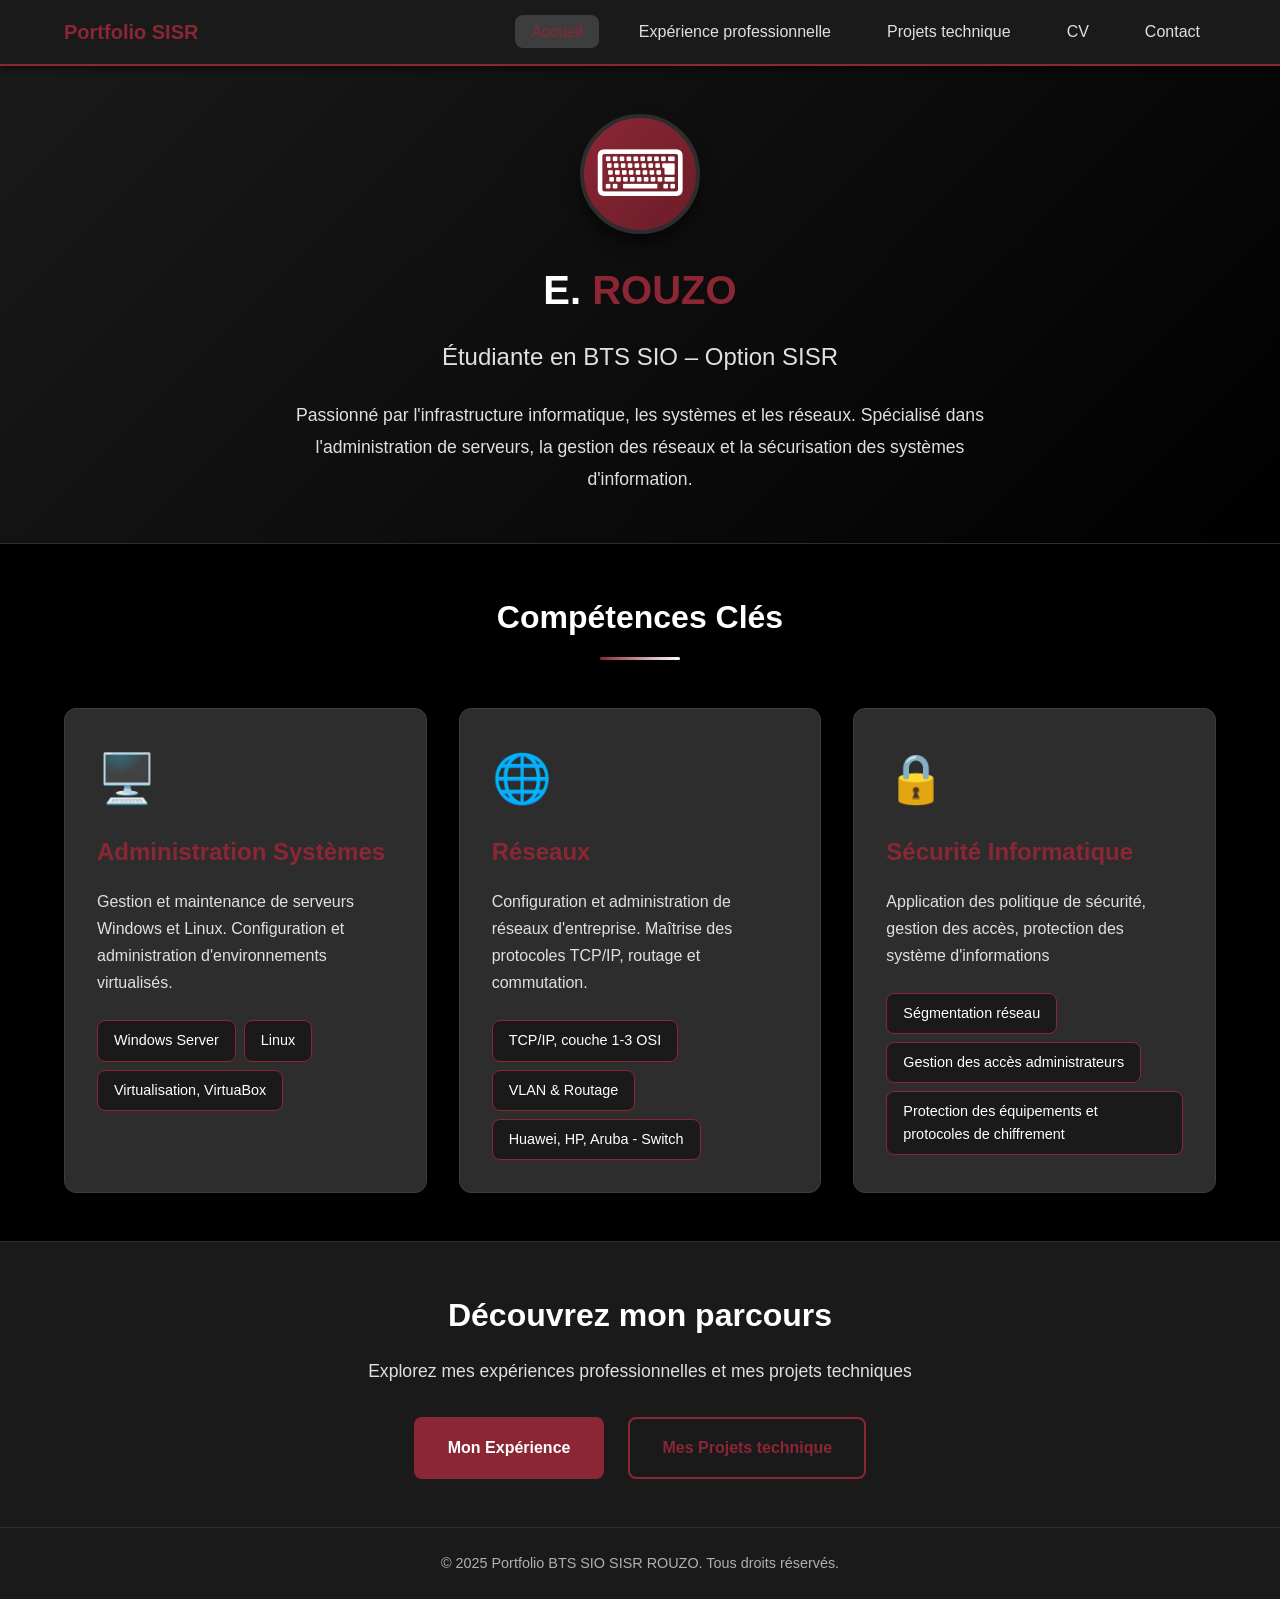
<file: index.html>
<!DOCTYPE html>
<html lang="fr">

<head>
    <meta charset="UTF-8">
    <meta name="viewport" content="width=device-width, initial-scale=1.0">
    <meta name="description"
        content="Portfolio d'un étudiant en BTS SIO option SISR - Solutions d'Infrastructure, Systèmes et Réseaux">
    <title>Portfolio - BTS SIO SISR</title>
    <link rel="stylesheet" href="styles.css">
</head>

<body>
    <!-- Navigation -->
    <nav class="navbar">
        <div class="container">
            <div class="nav-brand">
                <span class="brand-text">Portfolio SISR</span>
            </div>
            <ul class="nav-menu" id="navMenu">
                <li><a href="index.html" class="nav-link active">Accueil</a></li>
                <li><a href="experience.html" class="nav-link">Expérience professionnelle</a></li>
                <li><a href="projets.html" class="nav-link">Projets technique</a></li>
                <li><a href="cv.html" class="nav-link">CV</a></li>
                <li><a href="contact.html" class="nav-link">Contact</a></li>
            </ul>
            <button class="nav-toggle" id="navToggle" aria-label="Toggle navigation">
                <span></span>
                <span></span>
                <span></span>
            </button>
        </div>
    </nav>

    <!-- Hero Section -->
    <header class="hero">
        <div class="container">
            <div class="hero-content">
                <div class="hero-avatar">
                    <div class="avatar-circle">
                        <span class="avatar-icon">⌨</span>
                    </div>
                </div>
                <h1 class="hero-title">E. <span class="highlight">ROUZO</span></h1>
                <p class="hero-subtitle">Étudiante en BTS SIO – Option SISR</p>
                <p class="hero-description">
                    Passionné par l'infrastructure informatique, les systèmes et les réseaux.
                    Spécialisé dans l'administration de serveurs, la gestion des réseaux et la sécurisation
                    des systèmes d'information.
                </p>
            </div>
        </div>
    </header>

    <!-- Compétences principales -->
    <section class="skills-section">
        <div class="container">
            <h2 class="section-title">Compétences Clés</h2>
            <div class="skills-grid">
                <div class="skill-card">
                    <div class="skill-icon">🖥️</div>
                    <h3 class="skill-title">Administration Systèmes</h3>
                    <p class="skill-description">
                        Gestion et maintenance de serveurs Windows et Linux.
                        Configuration et administration d'environnements virtualisés.
                    </p>
                    <ul class="skill-list">
                        <li>Windows Server</li>
                        <li>Linux</li>
                        <li>Virtualisation, VirtuaBox</li>
                    </ul>
                </div>

                <div class="skill-card">
                    <div class="skill-icon">🌐</div>
                    <h3 class="skill-title">Réseaux</h3>
                    <p class="skill-description">
                        Configuration et administration de réseaux d'entreprise.
                        Maîtrise des protocoles TCP/IP, routage et commutation.
                    </p>
                    <ul class="skill-list">
                        <li>TCP/IP, couche 1-3 OSI</li>
                        <li>VLAN & Routage</li>
                        <li>Huawei, HP, Aruba - Switch</li>
                    </ul>
                </div>

                <div class="skill-card">
                    <div class="skill-icon">🔒</div>
                    <h3 class="skill-title">Sécurité Informatique</h3>
                    <p class="skill-description">
                        Application des politique de sécurité, gestion des accès, protection des système d'informations
                    </p>
                    <ul class="skill-list">
                        <li>Ségmentation réseau</li>
                        <li>Gestion des accès administrateurs</li>
                        <li>Protection des équipements et protocoles de chiffrement</li>
                    </ul>
                </div>
            </div>
        </div>
    </section>

    <!-- Section CTA -->
    <section class="cta-section">
        <div class="container">
            <div class="cta-content">
                <h2 class="cta-title">Découvrez mon parcours</h2>
                <p class="cta-text">Explorez mes expériences professionnelles et mes projets techniques</p>
                <div class="cta-buttons">
                    <a href="experience.html" class="btn btn-primary">Mon Expérience</a>
                    <a href="projets.html" class="btn btn-secondary">Mes Projets technique</a>
                </div>
            </div>
        </div>
    </section>

    <!-- Footer -->
    <footer class="footer">
        <div class="container">
            <p class="footer-text">&copy; 2025 Portfolio BTS SIO SISR ROUZO. Tous droits réservés.</p>
        </div>
    </footer>

    <script src="script.js"></script>
</body>

</html>
</file>
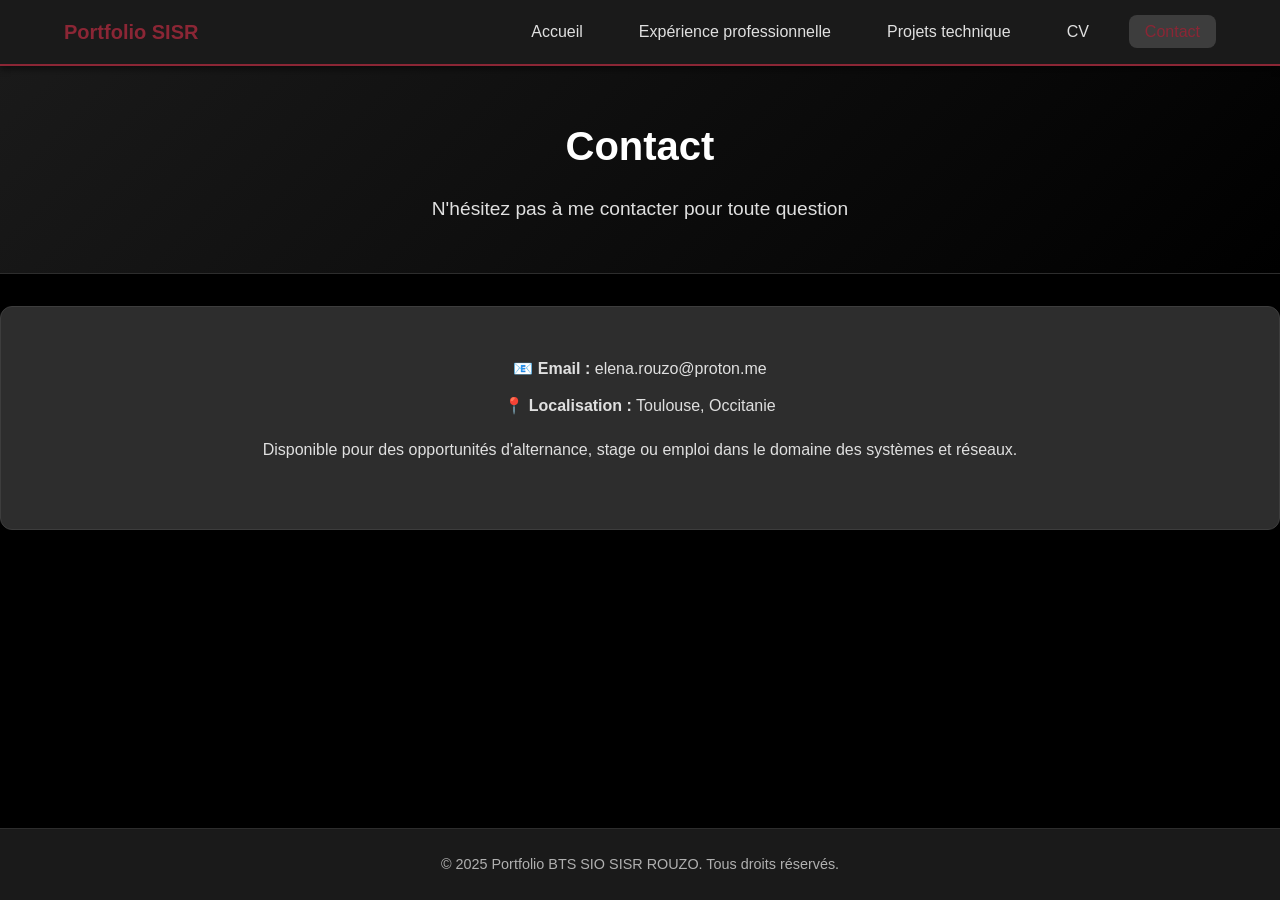
<file: contact.html>
<!DOCTYPE html>
<html lang="fr">

<head>
    <meta charset="UTF-8">
    <meta name="viewport" content="width=device-width, initial-scale=1.0">
    <meta name="description" content="Contact - Portfolio BTS SIO SISR">
    <title>Contact - Portfolio SISR</title>
    <link rel="stylesheet" href="styles.css">
</head>

<body>
    <!-- Navigation -->
    <nav class="navbar">
        <div class="container">
            <div class="nav-brand">

                <span class="brand-text">Portfolio SISR</span>
            </div>
            <ul class="nav-menu" id="navMenu">
                <li><a href="index.html" class="nav-link">Accueil</a></li>
                <li><a href="experience.html" class="nav-link">Expérience professionnelle</a></li>
                <li><a href="projets.html" class="nav-link">Projets technique</a></li>
                <li><a href="cv.html" class="nav-link">CV</a></li>
                <li><a href="contact.html" class="nav-link active">Contact</a></li>
            </ul>
            <button class="nav-toggle" id="navToggle" aria-label="Toggle navigation">
                <span></span>
                <span></span>
                <span></span>
            </button>
        </div>
    </nav>

    <!-- Page Header -->
    <header class="page-header">
        <div class="container">
            <h1 class="page-title">Contact</h1>
            <p class="page-subtitle">N'hésitez pas à me contacter pour toute question</p>
        </div>
    </header>


    <!-- Informations de contact -->
    <div class="content-card" style="margin-top: 2rem;">

        <div style="text-align: center; padding: 1rem 0;">
            <p style="margin-bottom: 0.5rem;">
                <strong>📧 Email :</strong> elena.rouzo@proton.me
            </p>
            <p style="margin-bottom: 0.5rem;">
                <strong>📍 Localisation :</strong> Toulouse, Occitanie
            </p>
            <p style="margin-top: 1rem; color: var(--text-secondary);">
                Disponible pour des opportunités d'alternance, stage ou emploi
                dans le domaine des systèmes et réseaux.
            </p>
        </div>
    </div>
    </div>
    </div>
    </main>

    <!-- Footer -->
    <footer class="footer">
        <div class="container">
            <p class="footer-text">&copy; 2025 Portfolio BTS SIO SISR ROUZO. Tous droits réservés.</p>
        </div>
    </footer>

    <script src="script.js"></script>
</body>

</html>
</file>
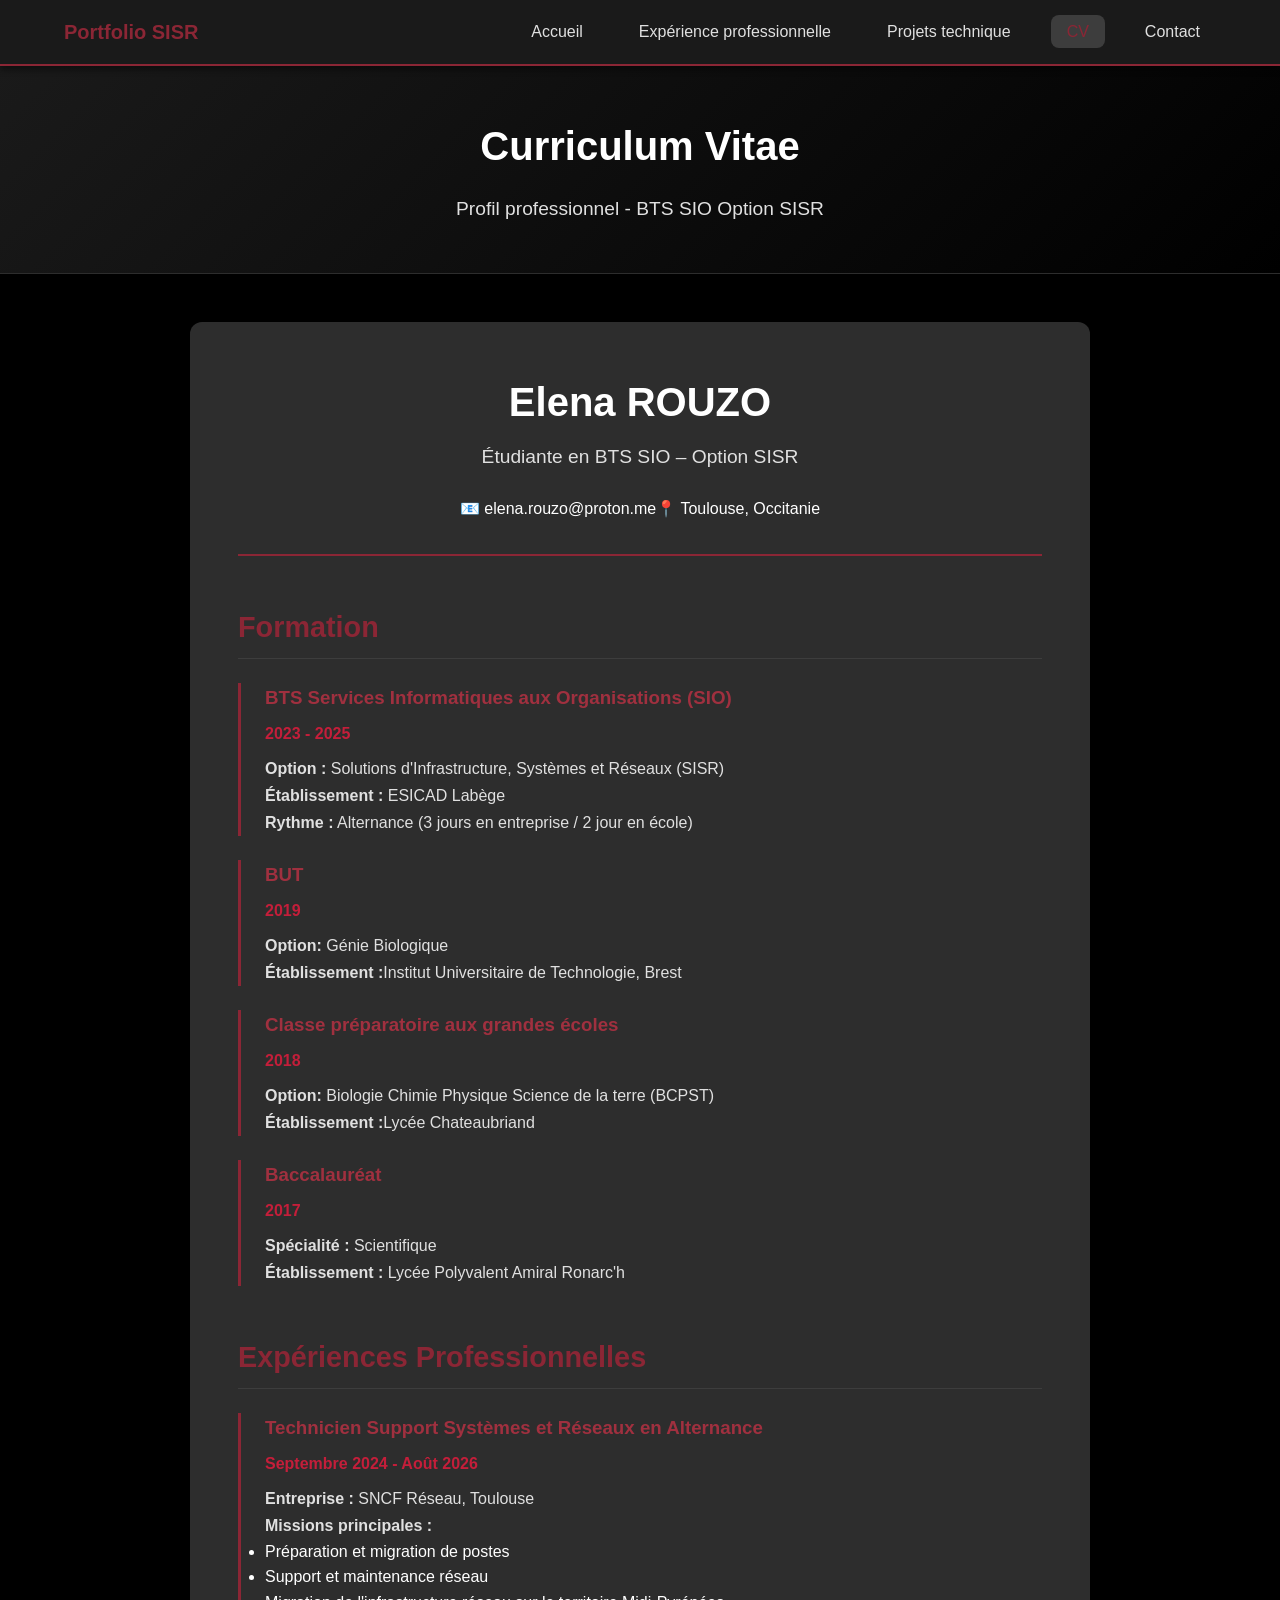
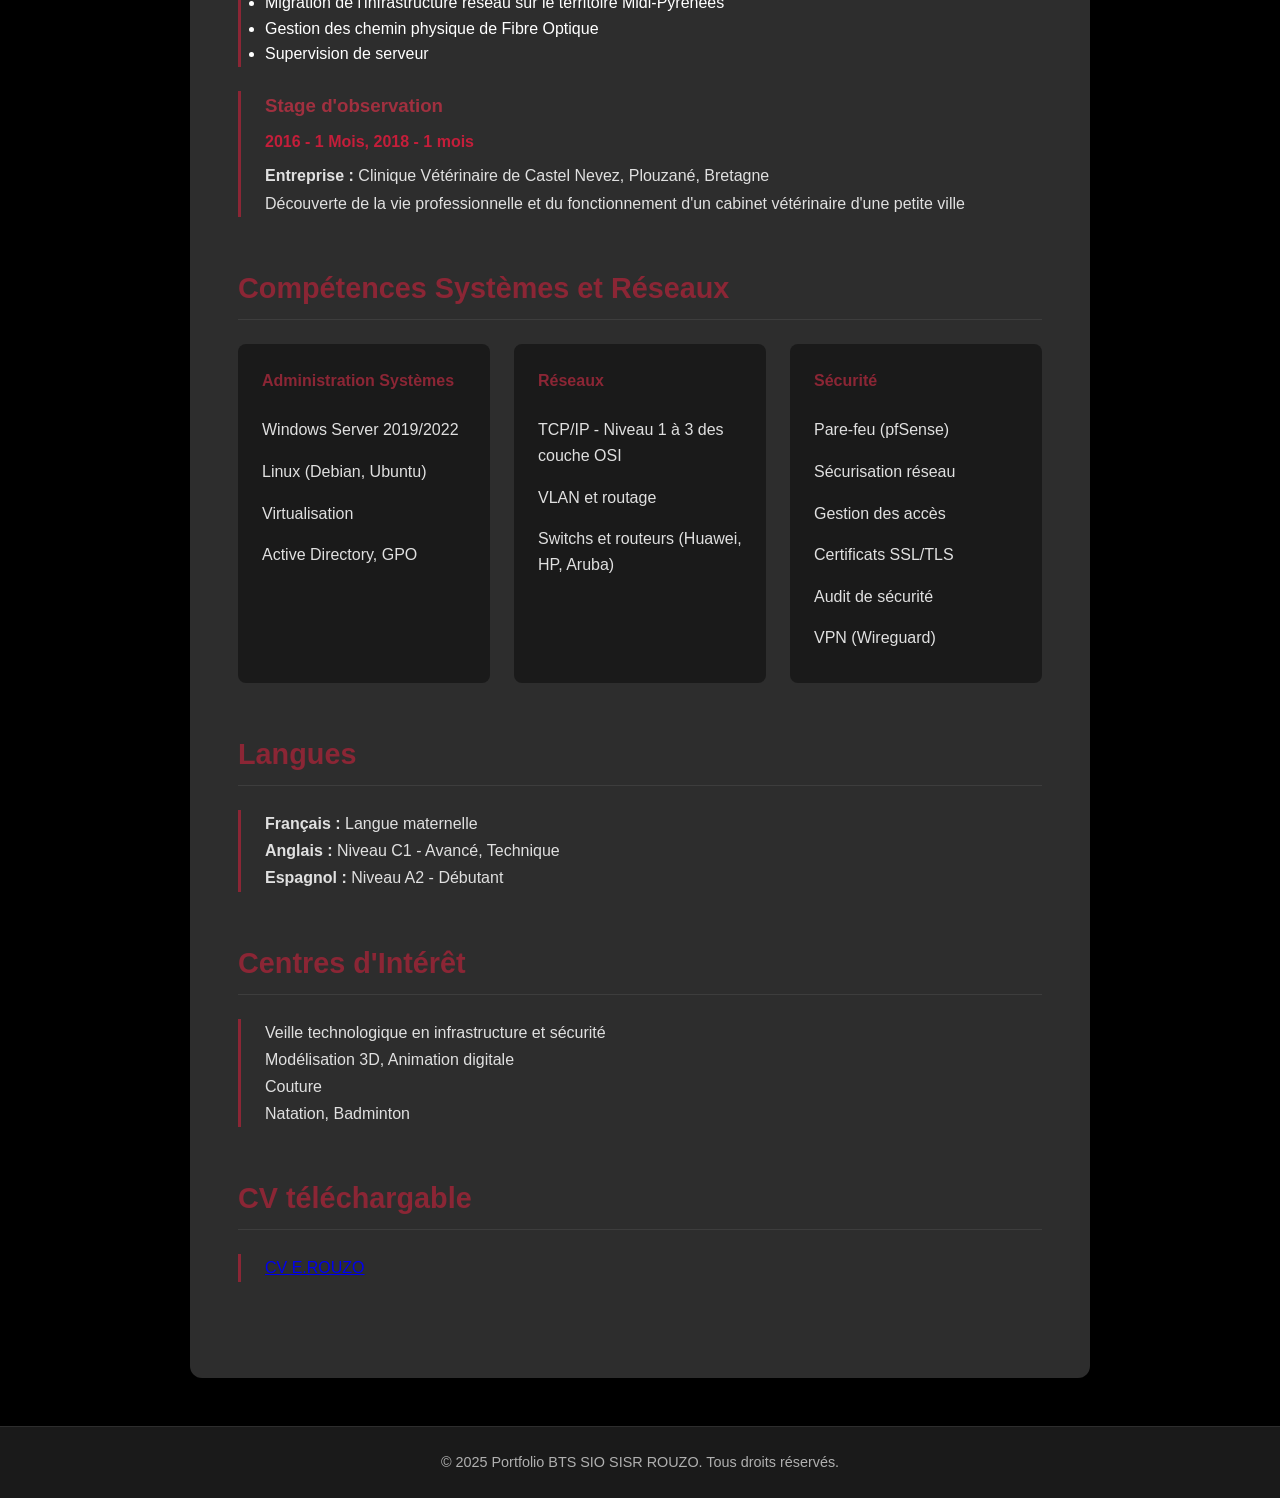
<file: cv.html>
<!DOCTYPE html>
<html lang="fr">

<head>
    <meta charset="UTF-8">
    <meta name="viewport" content="width=device-width, initial-scale=1.0">
    <meta name="description" content="CV - Étudiant BTS SIO Option SISR">
    <title>CV - Portfolio SISR</title>
    <link rel="stylesheet" href="styles.css">
</head>

<body>
    <!-- Navigation -->
    <nav class="navbar">
        <div class="container">
            <div class="nav-brand">

                <span class="brand-text">Portfolio SISR</span>
            </div>
            <ul class="nav-menu" id="navMenu">
                <li><a href="index.html" class="nav-link">Accueil</a></li>
                <li><a href="experience.html" class="nav-link">Expérience professionnelle</a></li>
                <li><a href="projets.html" class="nav-link">Projets technique</a></li>
                <li><a href="cv.html" class="nav-link active">CV</a></li>
                <li><a href="contact.html" class="nav-link">Contact</a></li>
            </ul>
            <button class="nav-toggle" id="navToggle" aria-label="Toggle navigation">
                <span></span>
                <span></span>
                <span></span>
            </button>
        </div>
    </nav>

    <!-- Page Header -->
    <header class="page-header">
        <div class="container">
            <h1 class="page-title">Curriculum Vitae</h1>
            <p class="page-subtitle">Profil professionnel - BTS SIO Option SISR</p>
        </div>
    </header>

    <!-- CV Content -->
    <main class="content-section">
        <div class="container">
            <div class="cv-container">
                <!-- En-tête CV -->
                <div class="cv-header">
                    <h1>Elena ROUZO</h1>
                    <p class="cv-title">Étudiante en BTS SIO – Option SISR</p>
                    <p>📧 elena.rouzo@proton.me📍 Toulouse, Occitanie</p>
                </div>

                <!-- Formation -->
                <div class="cv-section">
                    <h2>Formation</h2>

                    <div class="cv-item">
                        <h3>BTS Services Informatiques aux Organisations (SIO)</h3>
                        <div class="cv-date">2023 - 2025</div>
                        <p><strong>Option :</strong> Solutions d'Infrastructure, Systèmes et Réseaux (SISR)</p>
                        <p><strong>Établissement :</strong> ESICAD Labège</p>
                        <p><strong>Rythme :</strong> Alternance (3 jours en entreprise / 2 jour en école)</p>
                    </div>
                    <div class="cv-item">
                        <h3>BUT</h3>
                        <div class="cv-date">2019</div>
                        <p><strong>Option:</strong> Génie Biologique</p>
                        <p><strong>Établissement :</strong>Institut Universitaire de Technologie, Brest</p>
                    </div>
                    <div class="cv-item">
                        <h3>Classe préparatoire aux grandes écoles</h3>
                        <div class="cv-date">2018</div>
                        <p><strong>Option:</strong> Biologie Chimie Physique Science de la terre (BCPST)</p>
                        <p><strong>Établissement :</strong>Lycée Chateaubriand</p>
                    </div>

                    <div class="cv-item">
                        <h3>Baccalauréat</h3>
                        <div class="cv-date">2017</div>
                        <p><strong>Spécialité :</strong> Scientifique </p>
                        <p><strong>Établissement :</strong> Lycée Polyvalent Amiral Ronarc'h</p>
                    </div>
                </div>

                <!-- Expériences professionnelles -->
                <div class="cv-section">
                    <h2>Expériences Professionnelles</h2>

                    <div class="cv-item">
                        <h3>Technicien Support Systèmes et Réseaux en Alternance</h3>
                        <div class="cv-date">Septembre 2024 - Août 2026</div>
                        <p><strong>Entreprise :</strong> SNCF Réseau, Toulouse</p>
                        <p><strong>Missions principales :</strong></p>
                        <ul>
                            <li>Préparation et migration de postes</li>
                            <li>Support et maintenance réseau</li>
                            <li>Migration de l'infrastructure réseau sur le territoire Midi-Pyrénées</li>
                            <li>Gestion des chemin physique de Fibre Optique</li>
                            <li>Supervision de serveur</li>
                        </ul>
                    </div>

                    <div class="cv-item">
                        <h3>Stage d'observation</h3>
                        <div class="cv-date">2016 - 1 Mois, 2018 - 1 mois</div>
                        <p><strong>Entreprise : </strong>Clinique Vétérinaire de Castel Nevez, Plouzané, Bretagne</p>
                        <p>Découverte de la vie professionnelle et du fonctionnement d'un cabinet vétérinaire d'une
                            petite ville</p>
                    </div>
                </div>

                <!-- Compétences -->
                <div class="cv-section">
                    <h2>Compétences Systèmes et Réseaux</h2>

                    <div class="cv-skills-grid">
                        <div class="cv-skill-category">
                            <h4>Administration Systèmes</h4>
                            <ul>
                                <li>Windows Server 2019/2022</li>
                                <li>Linux (Debian, Ubuntu)</li>
                                <li>Virtualisation</li>
                                <li>Active Directory, GPO</li>
                            </ul>
                        </div>

                        <div class="cv-skill-category">
                            <h4>Réseaux</h4>
                            <ul>
                                <li>TCP/IP - Niveau 1 à 3 des couche OSI</li>
                                <li>VLAN et routage</li>
                                <li>Switchs et routeurs (Huawei, HP, Aruba)</li>
                            </ul>
                        </div>

                        <div class="cv-skill-category">
                            <h4>Sécurité</h4>
                            <ul>
                                <li>Pare-feu (pfSense)</li>
                                <li>Sécurisation réseau</li>
                                <li>Gestion des accès</li>
                                <li>Certificats SSL/TLS</li>
                                <li>Audit de sécurité</li>
                                <li>VPN (Wireguard)</li>
                            </ul>
                        </div>
                    </div>
                </div>


                <!-- Langues -->
                <div class="cv-section">
                    <h2>Langues</h2>
                    <div class="cv-item">
                        <p><strong>Français :</strong> Langue maternelle</p>
                        <p><strong>Anglais :</strong> Niveau C1 - Avancé, Technique</p>
                        <p><strong>Espagnol :</strong> Niveau A2 - Débutant</p>
                    </div>
                </div>

                <!-- Centres d'intérêt -->
                <div class="cv-section">
                    <h2>Centres d'Intérêt</h2>
                    <div class="cv-item">
                        <p>Veille technologique en infrastructure et sécurité </p>
                        <p>Modélisation 3D, Animation digitale</p>
                        <p>Couture</p>
                        <p>Natation, Badminton</p>
                    </div>
                </div>

                <!-- CV téléchargable -->
                <div class="cv-section">
                    <h2>CV téléchargable</h2>
                    <div class="cv-item">
                        <p><a href="Elena-ROUZO-CV-1.pdf">CV E.ROUZO</a></p>

                    </div>
                </div>


            </div>
        </div>
    </main>

    <!-- Footer -->
    <footer class="footer">
        <div class="container">
            <p class="footer-text">&copy; 2025 Portfolio BTS SIO SISR ROUZO. Tous droits réservés.</p>
        </div>
    </footer>

    <script src="script.js"></script>
</body>

</html>
</file>
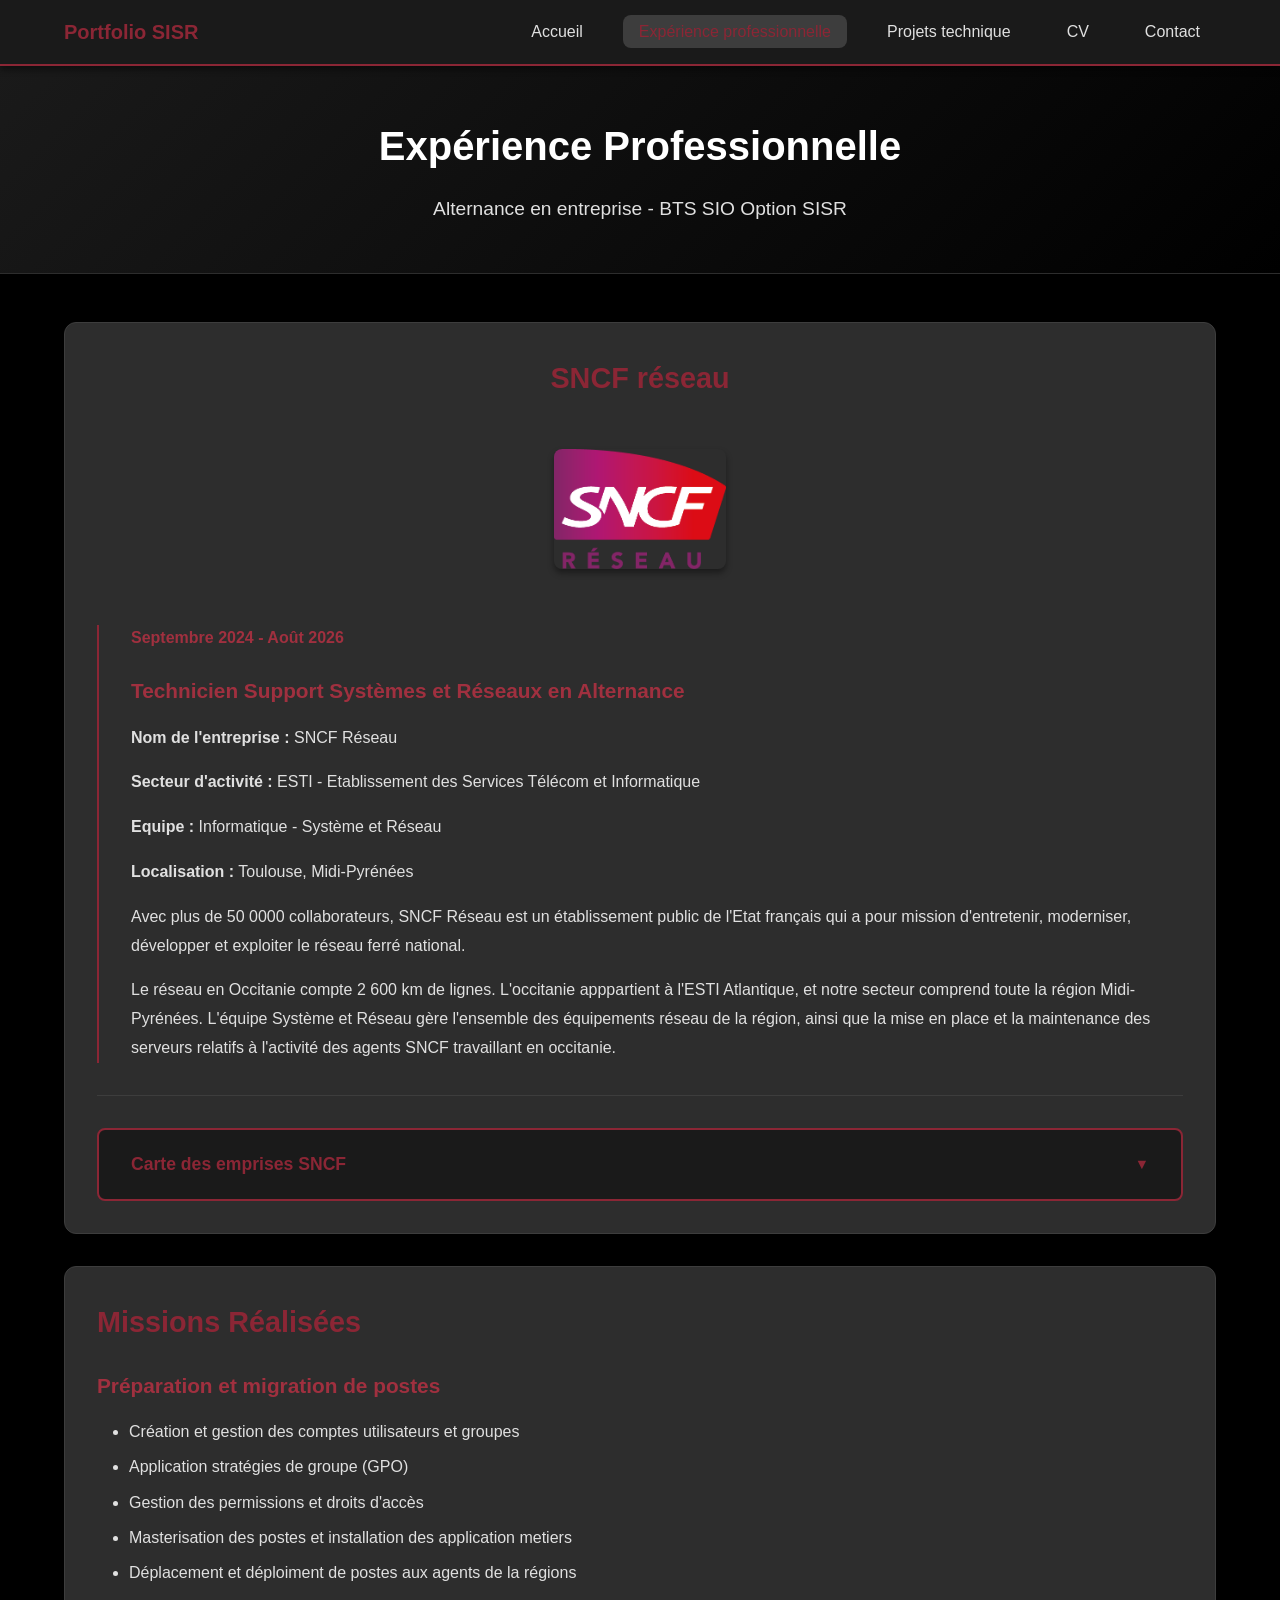
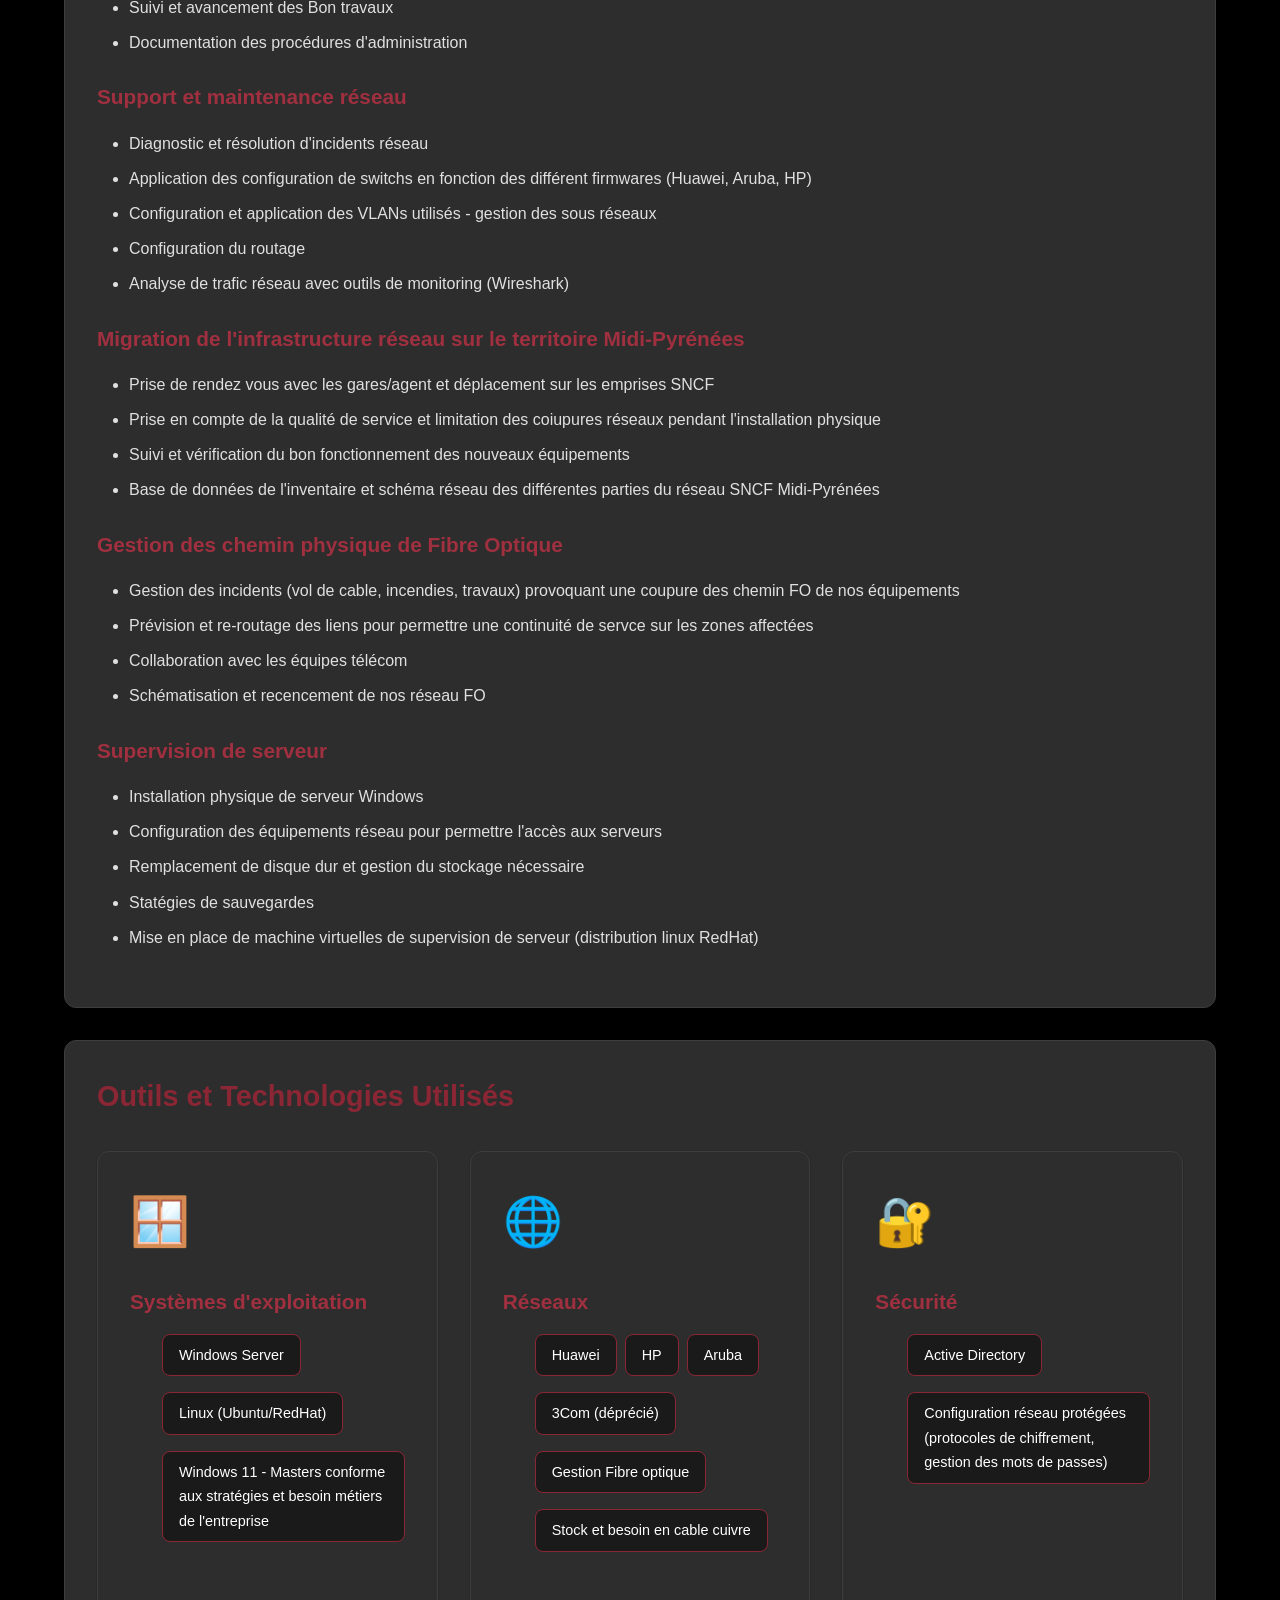
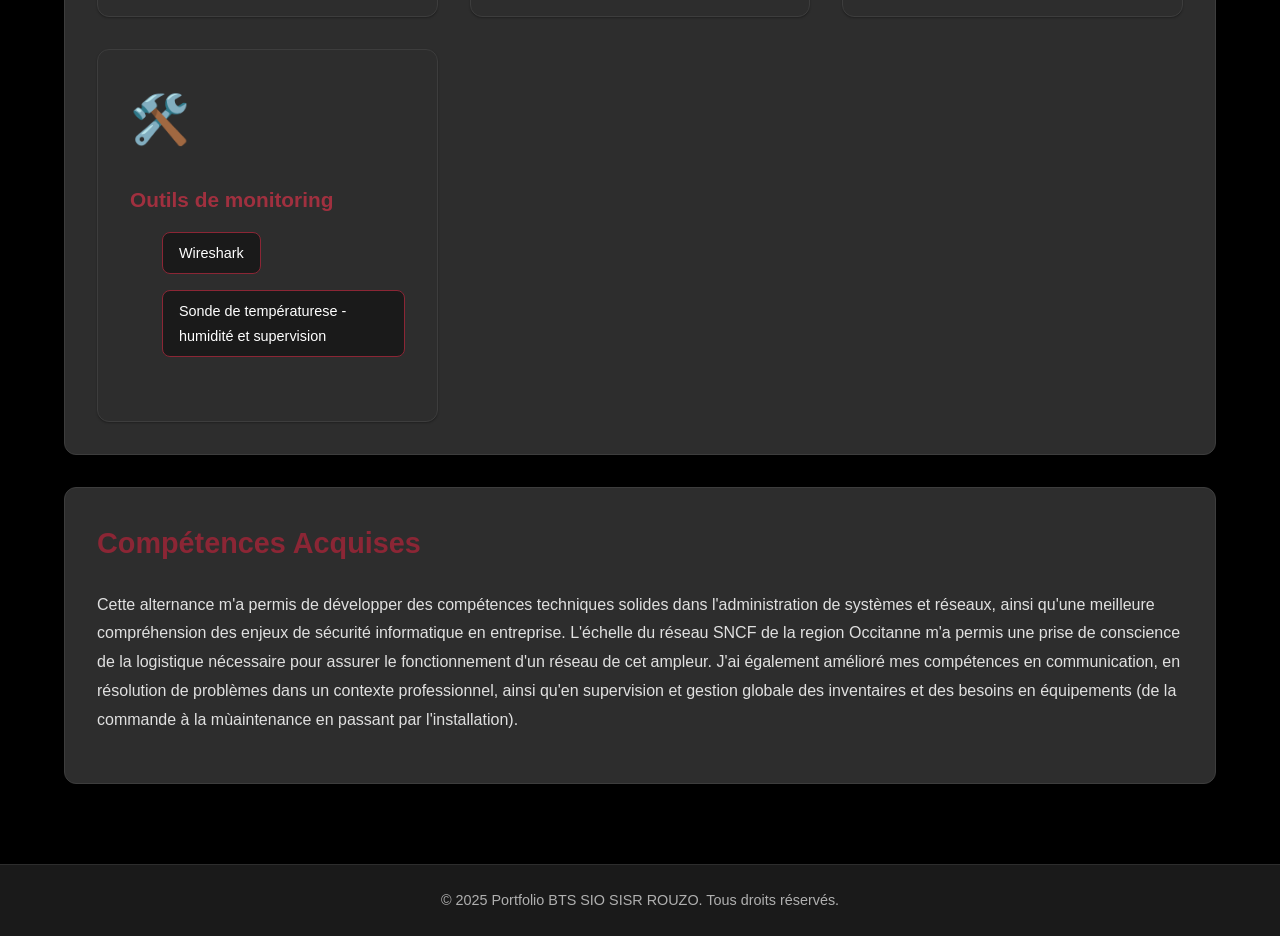
<file: experience.html>
<!DOCTYPE html>
<html lang="fr">

<head>
    <meta charset="UTF-8">
    <meta name="viewport" content="width=device-width, initial-scale=1.0">
    <meta name="description" content="Expérience professionnelle en alternance BTS SIO SISR">
    <title>Expérience Professionnelle - Portfolio SISR</title>
    <link rel="stylesheet" href="styles.css">
    <!-- CSS spécifique pour la page Expérience professionnelle - Thème SNCF -->
    <link rel="stylesheet" href="experience.css">
</head>

<body>
    <!-- Navigation -->
    <nav class="navbar">
        <div class="container">
            <div class="nav-brand">

                <span class="brand-text">Portfolio SISR</span>
            </div>
            <ul class="nav-menu" id="navMenu">
                <li><a href="index.html" class="nav-link">Accueil</a></li>
                <li><a href="experience.html" class="nav-link active">Expérience professionnelle</a></li>
                <li><a href="projets.html" class="nav-link">Projets technique</a></li>
                <li><a href="cv.html" class="nav-link">CV</a></li>
                <li><a href="contact.html" class="nav-link">Contact</a></li>
            </ul>
            <button class="nav-toggle" id="navToggle" aria-label="Toggle navigation">
                <span></span>
                <span></span>
                <span></span>
            </button>
        </div>
    </nav>

    <!-- Page Header -->
    <header class="page-header">
        <div class="container">
            <h1 class="page-title">Expérience Professionnelle</h1>
            <p class="page-subtitle">Alternance en entreprise - BTS SIO Option SISR</p>
        </div>
    </header>

    <!-- Content Section -->
    <main class="content-section">
        <div class="container">
            <!-- Informations sur l'entreprise -->
            <div class="content-card">
                <h2 class="company-title">SNCF réseau</h2>
                <div class="company-logo-container">
                    <img src="SNCF_Réseau_logo.png" alt="Logo SNCF Réseau" class="company-logo">
                </div>
                <div class="timeline">
                    <div class="timeline-item">
                        <div class="timeline-date">Septembre 2024 - Août 2026</div>
                        <h3>Technicien Support Systèmes et Réseaux en Alternance</h3>
                        <p><strong>Nom de l'entreprise :</strong> SNCF Réseau </p>
                        <p><strong>Secteur d'activité :</strong> ESTI - Etablissement des Services Télécom et
                            Informatique</p>
                        <p><strong>Equipe :</strong> Informatique - Système et Réseau </p>
                        <p><strong>Localisation :</strong> Toulouse, Midi-Pyrénées</p>
                        <p>
                            Avec plus de 50 0000 collaborateurs, SNCF Réseau est un établissement public de l'Etat
                            français qui a pour mission
                            d'entretenir, moderniser, développer et exploiter le réseau ferré national.
                        </p>
                        <p>
                            Le réseau en Occitanie compte 2 600 km de lignes. L'occitanie apppartient à l'ESTI
                            Atlantique,
                            et notre secteur comprend toute la région Midi-Pyrénées. L'équipe Système et Réseau gère
                            l'ensemble
                            des équipements réseau de la région, ainsi que la mise en place et la maintenance des
                            serveurs relatifs à l'activité des
                            agents SNCF travaillant en occitanie.
                        </p>
                    </div>
                </div>

                <!-- Section accordion pour la carte de région -->
                <div class="region-map-section">
                    <button class="region-map-toggle" id="regionMapToggle" aria-expanded="false"
                        aria-controls="regionMapContent" aria-label="Afficher ou masquer la carte de la région">
                        <span class="toggle-text">Carte des emprises SNCF</span>
                        <span class="toggle-icon" aria-hidden="true">▼</span>
                    </button>
                    <div class="region-map-content" id="regionMapContent" aria-hidden="true">
                        <img src="Réseau ferroviaire Occitanie nov 2022 - 40x40cm.png"
                            alt="Carte de la région Occitanie - Midi-Pyrénées" class="region-map-image">
                    </div>
                </div>
            </div>

            <!-- Missions réalisées -->
            <div class="content-card">
                <h2>Missions Réalisées</h2>
                <h3>Préparation et migration de postes</h3>
                <ul>
                    <li>Création et gestion des comptes utilisateurs et groupes</li>
                    <li>Application stratégies de groupe (GPO)</li>
                    <li>Gestion des permissions et droits d'accès</li>
                    <li>Masterisation des postes et installation des application metiers</li>
                    <li>Déplacement et déploiment de postes aux agents de la régions</li>
                    <li>Suivi et avancement des Bon travaux</li>


                    <li>Documentation des procédures d'administration</li>
                </ul>

                <h3>Support et maintenance réseau</h3>
                <ul>
                    <li>Diagnostic et résolution d'incidents réseau</li>
                    <li>Application des configuration de switchs en fonction des différent firmwares (Huawei, Aruba, HP)
                    </li>
                    <li>Configuration et application des VLANs utilisés - gestion des sous réseaux </li>
                    <li>Configuration du routage</li>
                    <li>Analyse de trafic réseau avec outils de monitoring (Wireshark)</li>

                </ul>
                <h3>Migration de l'infrastructure réseau sur le territoire Midi-Pyrénées</h3>
                <ul>
                    <li>Prise de rendez vous avec les gares/agent et déplacement sur les emprises SNCF</li>
                    <li>Prise en compte de la qualité de service et limitation des coiupures réseaux pendant
                        l'installation physique</li>
                    <li>Suivi et vérification du bon fonctionnement des nouveaux équipements</li>
                    <li>Base de données de l'inventaire et schéma réseau des différentes parties du réseau SNCF
                        Midi-Pyrénées</li>
                </ul>
                <h3>Gestion des chemin physique de Fibre Optique</h3>
                <ul>
                    <li>Gestion des incidents (vol de cable, incendies, travaux) provoquant une coupure des chemin FO de
                        nos équipements</li>
                    <li>Prévision et re-routage des liens pour permettre une continuité de servce sur les zones
                        affectées</li>
                    <li>Collaboration avec les équipes télécom </li>
                    <li>Schématisation et recencement de nos réseau FO </li>
                </ul>
                <h3>Supervision de serveur</h3>
                <ul>
                    <li>Installation physique de serveur Windows</li>
                    <li>Configuration des équipements réseau pour permettre l'accès aux serveurs</li>
                    <li>Remplacement de disque dur et gestion du stockage nécessaire</li>
                    <li>Statégies de sauvegardes</li>
                    <li>Mise en place de machine virtuelles de supervision de serveur (distribution linux RedHat)</li>
                </ul>
            </div>

            <!-- Outils et technologies -->
            <div class="content-card">
                <h2>Outils et Technologies Utilisés</h2>

                <div class="skills-grid">
                    <div class="skill-card">
                        <div class="skill-icon">🪟</div>
                        <h3 class="skill-title">Systèmes d'exploitation</h3>
                        <ul class="skill-list">
                            <li>Windows Server</li>
                            <li>Linux (Ubuntu/RedHat)</li>
                            <li>Windows 11 - Masters conforme aux stratégies et besoin métiers de l'entreprise</li>
                        </ul>
                    </div>



                    <div class="skill-card">
                        <div class="skill-icon">🌐</div>
                        <h3 class="skill-title">Réseaux</h3>
                        <ul class="skill-list">
                            <li>Huawei</li>
                            <li>HP</li>
                            <li>Aruba</li>
                            <li>3Com (déprécié)</li>
                            <li>Gestion Fibre optique</li>
                            <li>Stock et besoin en cable cuivre</li>
                        </ul>
                    </div>

                    <div class="skill-card">
                        <div class="skill-icon">🔐</div>
                        <h3 class="skill-title">Sécurité</h3>
                        <ul class="skill-list">
                            <li>Active Directory</li>
                            <li>Configuration réseau protégées (protocoles de chiffrement, gestion des mots de passes)
                            </li>

                        </ul>
                    </div>

                    <div class="skill-card">
                        <div class="skill-icon">🛠️</div>
                        <h3 class="skill-title">Outils de monitoring</h3>
                        <ul class="skill-list">

                            <li>Wireshark</li>
                            <li>Sonde de températurese - humidité et supervision</li>
                        </ul>
                    </div>

                </div>
            </div>

            <!-- Compétences acquises -->
            <div class="content-card">
                <h2>Compétences Acquises</h2>
                <p>
                    Cette alternance m'a permis de développer des compétences techniques solides
                    dans l'administration de systèmes et réseaux, ainsi qu'une meilleure compréhension
                    des enjeux de sécurité informatique en entreprise. L'échelle du réseau SNCF de la region Occitanne
                    m'a permis
                    une prise de conscience de la logistique nécessaire pour assurer le fonctionnement d'un réseau de
                    cet ampleur.
                    J'ai également amélioré mes
                    compétences en communication, en résolution de problèmes dans un contexte professionnel, ainsi qu'en
                    supervision et gestion
                    globale des inventaires et des besoins en équipements (de la commande à la mùaintenance en passant
                    par l'installation).
                </p>
            </div>
        </div>
    </main>

    <!-- Footer -->
    <footer class="footer">
        <div class="container">
            <p class="footer-text">&copy; 2025 Portfolio BTS SIO SISR ROUZO. Tous droits réservés.</p>
        </div>
    </footer>

    <script src="script.js"></script>
</body>

</html>
</file>
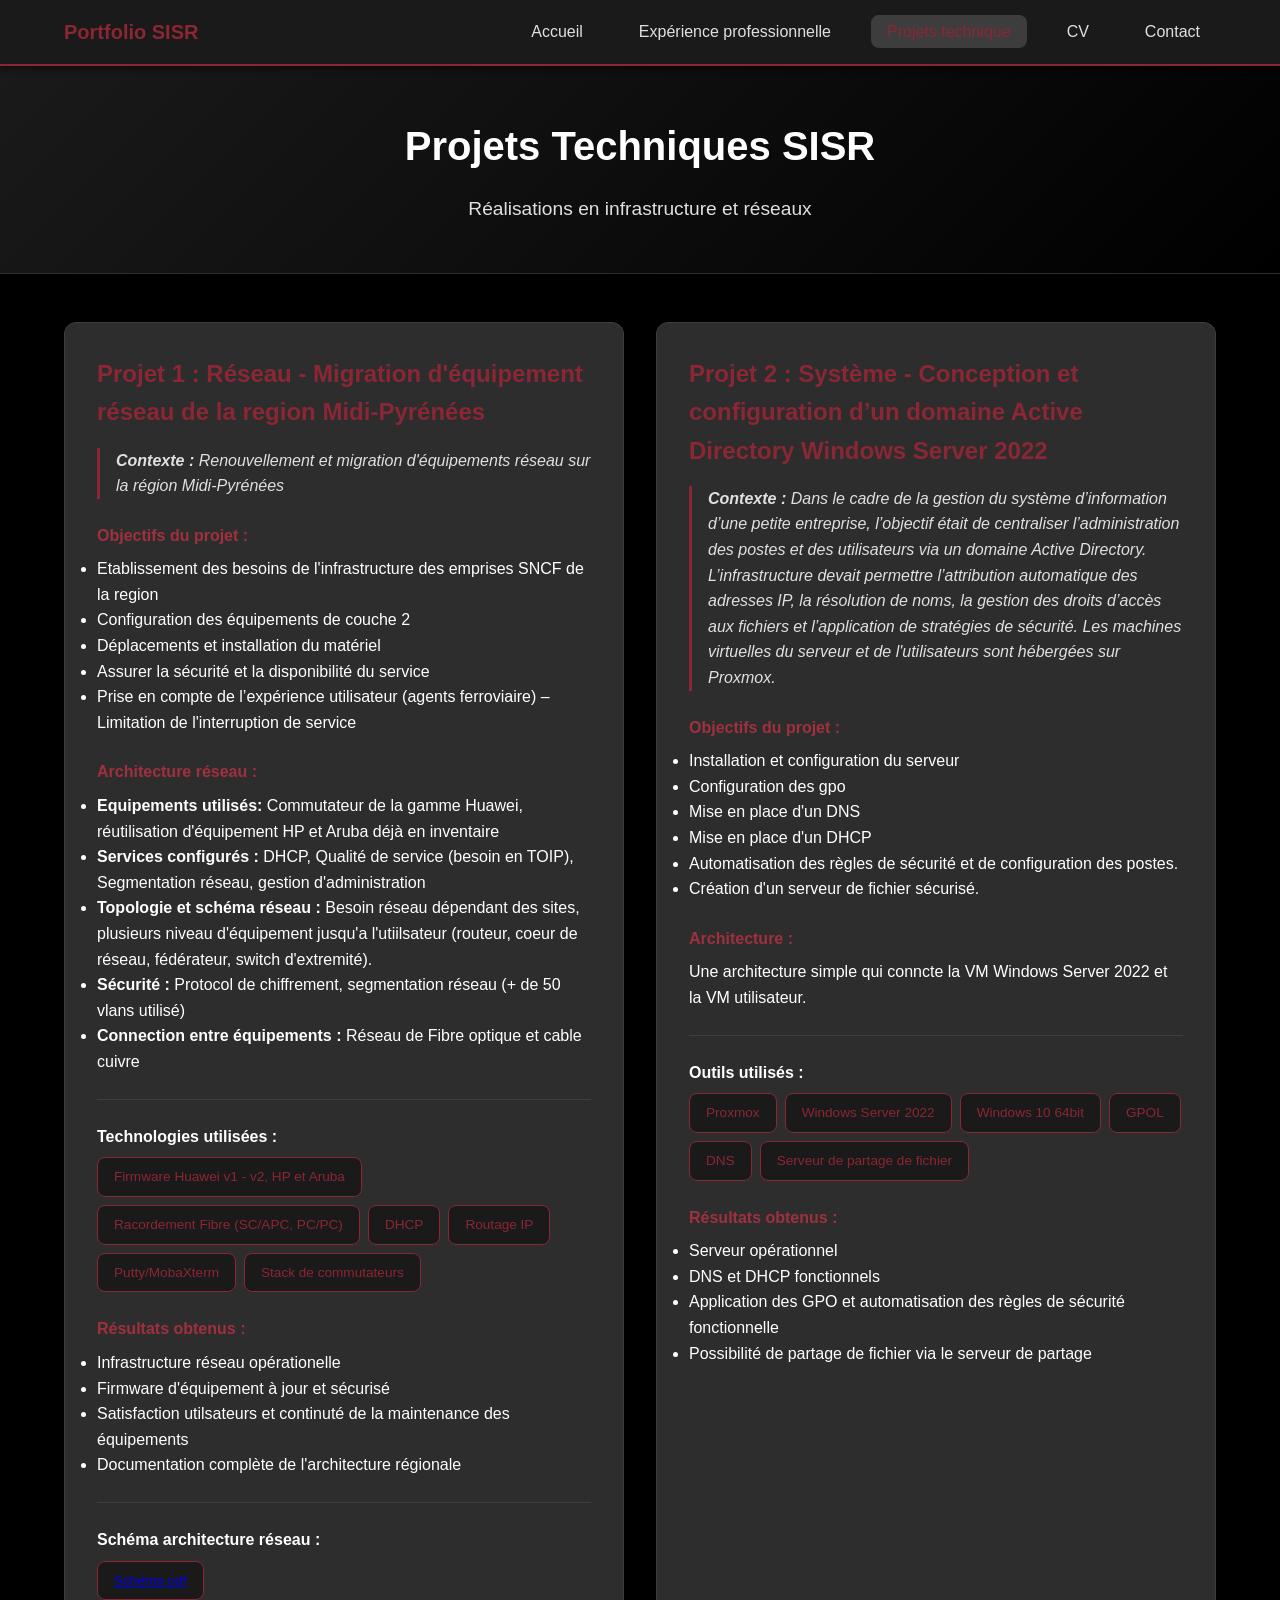
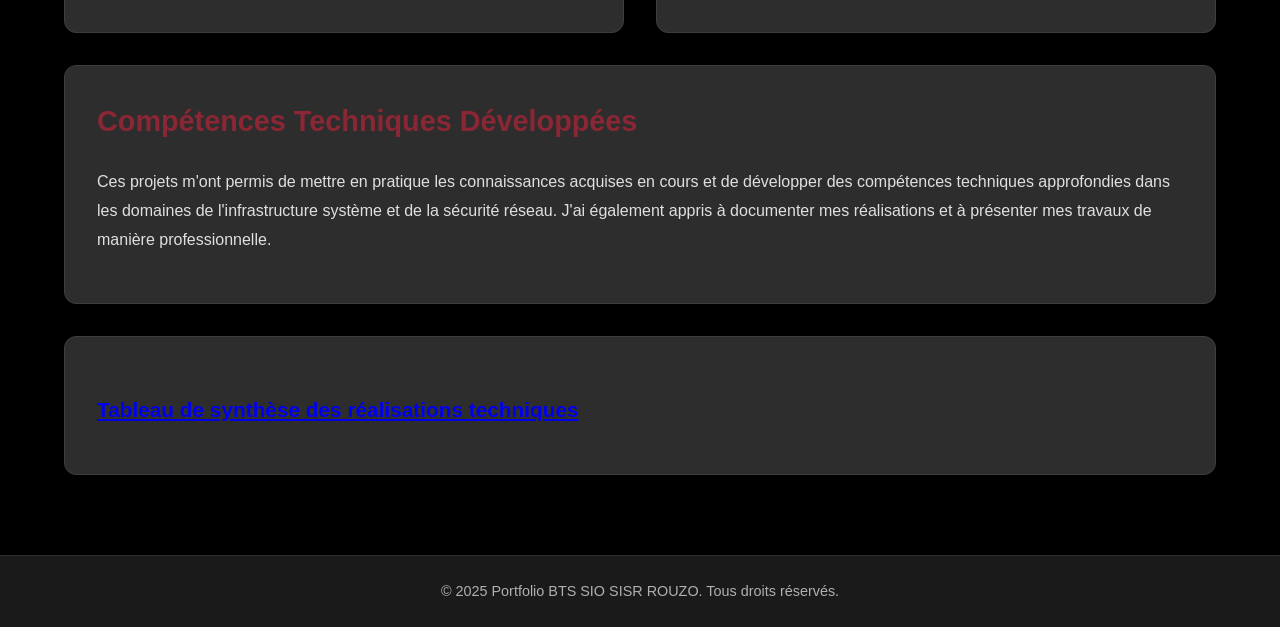
<file: projets.html>
<!DOCTYPE html>
<html lang="fr">

<head>
    <meta charset="UTF-8">
    <meta name="viewport" content="width=device-width, initial-scale=1.0">
    <meta name="description" content="Projets techniques SISR - Infrastructure et Réseaux">
    <title>Projets Techniques - Portfolio SISR</title>
    <link rel="stylesheet" href="styles.css">
</head>

<body>
    <!-- Navigation -->
    <nav class="navbar">
        <div class="container">
            <div class="nav-brand">

                <span class="brand-text">Portfolio SISR</span>
            </div>
            <ul class="nav-menu" id="navMenu">
                <li><a href="index.html" class="nav-link">Accueil</a></li>
                <li><a href="experience.html" class="nav-link">Expérience professionnelle</a></li>
                <li><a href="projets.html" class="nav-link active">Projets technique</a></li>
                <li><a href="cv.html" class="nav-link">CV</a></li>
                <li><a href="contact.html" class="nav-link">Contact</a></li>
            </ul>
            <button class="nav-toggle" id="navToggle" aria-label="Toggle navigation">
                <span></span>
                <span></span>
                <span></span>
            </button>
        </div>
    </nav>

    <!-- Page Header -->
    <header class="page-header">
        <div class="container">
            <h1 class="page-title">Projets Techniques SISR</h1>
            <p class="page-subtitle">Réalisations en infrastructure et réseaux</p>
        </div>
    </header>

    <!-- Content Section -->
    <main class="content-section">
        <div class="container">
            <div class="projects-grid">
                <!-- Projet 1 -->
                <div class="project-card">
                    <h3>Projet 1 : Réseau - Migration d'équipement réseau de la region Midi-Pyrénées</h3>

                    <div class="project-context">
                        <strong>Contexte :</strong>
                        Renouvellement et migration d'équipements réseau sur la région Midi-Pyrénées
                    </div>

                    <div class="project-objectives">
                        <h4>Objectifs du projet :</h4>
                        <ul>
                            <li>Etablissement des besoins de l'infrastructure des emprises SNCF de la region</li>
                            <li>Configuration des équipements de couche 2 </li>
                            <li>Déplacements et installation du matériel</li>
                            <li>Assurer la sécurité et la disponibilité du service</li>
                            <li>Prise en compte de l’expérience utilisateur (agents ferroviaire) – Limitation de
                                l'interruption de service</li>
                        </ul>
                    </div>

                    <div class="project-objectives">
                        <h4>Architecture réseau :</h4>
                        <ul>
                            <li><strong>Equipements utilisés:</strong> Commutateur de la gamme Huawei, réutilisation
                                d'équipement HP et Aruba déjà en inventaire</li>
                            <li><strong>Services configurés :</strong> DHCP, Qualité de service (besoin en TOIP),
                                Segmentation réseau, gestion d'administration</li>
                            <li><strong>Topologie et schéma réseau :</strong> Besoin réseau dépendant des sites,
                                plusieurs niveau d'équipement jusqu'a l'utiilsateur
                                (routeur, coeur de réseau, fédérateur, switch d'extremité). </li>
                            <li><strong>Sécurité :</strong> Protocol de chiffrement, segmentation réseau (+ de 50 vlans
                                utilisé)</li>
                            <li><strong>Connection entre équipements : </strong>Réseau de Fibre optique et cable cuivre
                            </li>
                        </ul>
                    </div>

                    <div class="project-tech">
                        <h4>Technologies utilisées :</h4>
                        <div class="tech-tags">
                            <span class="tech-tag">Firmware Huawei v1 - v2, HP et Aruba</span>
                            <span class="tech-tag">Racordement Fibre (SC/APC, PC/PC)</span>
                            <span class="tech-tag">DHCP</span>
                            <span class="tech-tag">Routage IP</span>
                            <span class="tech-tag">Putty/MobaXterm</span>
                            <span class="tech-tag">Stack de commutateurs</span>
                        </div>
                    </div>

                    <div class="project-objectives" style="margin-top: 1.5rem;">
                        <h4>Résultats obtenus :</h4>
                        <ul>
                            <li>Infrastructure réseau opérationelle </li>
                            <li>Firmware d'équipement à jour et sécurisé </li>
                            <li>Satisfaction utilsateurs et continuté de la maintenance des équipements</li>
                            <li>Documentation complète de l'architecture régionale</li>
                        </ul>
                    </div>
                    <div class="project-tech">
                        <h4>Schéma architecture réseau :</h4>
                        <div class="tech-tags">
                            <span class="tech-tag"><a href="Castres_simplifié.pdf">Schéma pdf</a></span>
                        </div>
                    </div>
                </div>


                <!-- Projet 2 -->
                <div class="project-card">
                    <h3>Projet 2 : Système - Conception et configuration d’un domaine Active Directory Windows Server
                        2022</h3>

                    <div class="project-context">
                        <strong>Contexte :</strong>
                        Dans le cadre de la gestion du système d’information d’une petite entreprise, l’objectif était
                        de centraliser
                        l’administration des postes et des utilisateurs via un domaine Active Directory.
                        L’infrastructure devait permettre l’attribution automatique des adresses IP, la résolution de
                        noms, la gestion des
                        droits d’accès aux fichiers et l’application de stratégies de sécurité.
                        Les machines virtuelles du serveur et de l'utilisateurs sont hébergées sur Proxmox.

                    </div>

                    <div class="project-objectives">
                        <h4>Objectifs du projet :</h4>
                        <ul>
                            <li>Installation et configuration du serveur </li>
                            <li>Configuration des gpo</li>
                            <li>Mise en place d'un DNS </li>
                            <li>Mise en place d'un DHCP</li>
                            <li>Automatisation des règles de sécurité et de configuration des postes. </li>
                            <li>Création d'un serveur de fichier sécurisé.</li>
                        </ul>
                    </div>
                    <div class="project-objectives">
                        <h4>Architecture :</h4>
                        <p> Une architecture simple qui conncte la VM Windows Server 2022 et la VM utilisateur.</p>
                    </div>

                    <div class="project-tech">
                        <h4>Outils utilisés :</h4>
                        <div class="tech-tags">
                            <span class="tech-tag">Proxmox</span>
                            <span class="tech-tag">Windows Server 2022</span>
                            <span class="tech-tag">Windows 10 64bit</span>
                            <span class="tech-tag">GPOL</span>
                            <span class="tech-tag">DNS</span>
                            <span class="tech-tag">Serveur de partage de fichier</span>
                        </div>
                    </div>

                    <div class="project-objectives" style="margin-top: 1.5rem;">
                        <h4>Résultats obtenus :</h4>
                        <ul>
                            <li>Serveur opérationnel</li>
                            <li>DNS et DHCP fonctionnels</li>
                            <li>Application des GPO et automatisation des règles de sécurité fonctionnelle</li>
                            <li>Possibilité de partage de fichier via le serveur de partage</li>
                        </ul>
                    </div>

                </div>
            </div>

            <!-- Section compétences techniques -->
            <div class="content-card" style="margin-top: 2rem;">
                <h2>Compétences Techniques Développées</h2>
                <p>
                    Ces projets m'ont permis de mettre en pratique les connaissances acquises en cours
                    et de développer des compétences techniques approfondies dans les domaines de
                    l'infrastructure système et de la sécurité réseau. J'ai également appris à
                    documenter mes réalisations et à présenter mes travaux de manière professionnelle.
                </p>
            </div>
            <!-- SECTION E5 -->
            <div class="content-card">
                <h3> <a href="SIO_E5_ROUZO.pdf">Tableau de synthèse des réalisations techniques</a></h3>
            </div>

        </div>
    </main>

    <!-- Footer -->
    <footer class="footer">
        <div class="container">
            <p class="footer-text">&copy; 2025 Portfolio BTS SIO SISR ROUZO. Tous droits réservés.</p>
        </div>
    </footer>

    <script src="script.js"></script>
</body>

</html>
</file>
<file: styles.css>
/* ============================================
   RESET & VARIABLES
   ============================================ */

* {
    margin: 0;
    padding: 0;
    box-sizing: border-box;
}

:root {
    /* ============================================
       PALETTE DE COULEURS - THÈME ROUGE SOBRE
       ============================================ */
    
    /* Couleur principale : Rouge sobre et professionnel (tons désaturés) */
    --primary-color: #8B2635;
    --primary-dark: #6B1D28;
    --primary-light: #A0303F;
    --primary-hover: #B83D4F;
    
    /* Couleur secondaire : Noir */
    --secondary-color: #000000;
    --secondary-dark: #1a1a1a;
    --secondary-light: #2d2d2d;
    
    /* Couleur de mise en avant : Blanc */
    --highlight-color: #FFFFFF;
    --highlight-off: #FAFAFA;
    
    /* Couleurs d'accent (pour éléments spécifiques) */
    --accent-color: #C41E3A;
    --danger-color: #D32F2F;
    
    /* Couleurs de fond - Gradients de noir vers gris foncé */
    --bg-primary: #000000;
    --bg-secondary: #1a1a1a;
    --bg-card: #2d2d2d;
    --bg-hover: #3d3d3d;
    
    /* Couleurs de texte - Blancs et gris clairs pour contraste */
    --text-primary: #FFFFFF;
    --text-secondary: #E0E0E0;
    --text-muted: #B0B0B0;
    
    /* Espacements */
    --spacing-xs: 0.5rem;
    --spacing-sm: 1rem;
    --spacing-md: 1.5rem;
    --spacing-lg: 2rem;
    --spacing-xl: 3rem;
    
    /* Bordures */
    --border-radius: 8px;
    --border-radius-lg: 12px;
    
    /* Ombres */
    --shadow-sm: 0 1px 2px rgba(0, 0, 0, 0.3);
    --shadow-md: 0 4px 6px rgba(0, 0, 0, 0.4);
    --shadow-lg: 0 10px 15px rgba(0, 0, 0, 0.5);
    
    /* Transitions */
    --transition: all 0.3s ease;
}

/* ============================================
   BASE STYLES
   ============================================ */

body {
    font-family: 'Segoe UI', Tahoma, Geneva, Verdana, sans-serif;
    background-color: var(--bg-primary);
    color: var(--text-primary);
    line-height: 1.6;
    min-height: 100vh;
    display: flex;
    flex-direction: column;
}

.container {
    max-width: 1200px;
    margin: 0 auto;
    padding: 0 var(--spacing-md);
    width: 100%;
}

main {
    flex: 1;
}

/* ============================================
   NAVIGATION
   ============================================ */

.navbar {
    background-color: var(--bg-secondary);
    border-bottom: 2px solid var(--primary-color);
    padding: var(--spacing-sm) 0;
    position: sticky;
    top: 0;
    z-index: 1000;
    box-shadow: var(--shadow-md);
}

.navbar .container {
    display: flex;
    justify-content: space-between;
    align-items: center;
}

.nav-brand {
    display: flex;
    align-items: center;
    gap: var(--spacing-xs);
    font-size: 1.25rem;
    font-weight: bold;
    color: var(--primary-color);
}

.brand-icon {
    font-size: 1.5rem;
}

.nav-menu {
    display: flex;
    list-style: none;
    gap: var(--spacing-md);
    align-items: center;
}

.nav-link {
    color: var(--text-secondary);
    text-decoration: none;
    padding: var(--spacing-xs) var(--spacing-sm);
    border-radius: var(--border-radius);
    transition: var(--transition);
    font-weight: 500;
}

.nav-link:hover,
.nav-link.active {
    color: var(--text-primary);
    background-color: var(--bg-hover);
    color: var(--primary-color);
}

/* Menu hamburger pour mobile */
.nav-toggle {
    display: none;
    flex-direction: column;
    background: transparent;
    border: none;
    cursor: pointer;
    padding: var(--spacing-xs);
    gap: 4px;
}

.nav-toggle span {
    width: 25px;
    height: 3px;
    background-color: var(--text-primary);
    border-radius: 2px;
    transition: var(--transition);
}

/* ============================================
   HERO SECTION
   ============================================ */

.hero {
    background: linear-gradient(135deg, var(--bg-secondary) 0%, var(--bg-primary) 100%);
    padding: var(--spacing-xl) 0;
    text-align: center;
    border-bottom: 1px solid var(--bg-card);
}

.hero-content {
    max-width: 800px;
    margin: 0 auto;
}

.hero-avatar {
    margin-bottom: var(--spacing-md);
}

.avatar-circle {
    width: 120px;
    height: 120px;
    margin: 0 auto;
    border-radius: 50%;
    background: linear-gradient(135deg, var(--primary-color), var(--primary-dark));
    display: flex;
    align-items: center;
    justify-content: center;
    border: 4px solid var(--bg-card);
    box-shadow: var(--shadow-lg);
}

.avatar-icon {
    font-size: 4rem;
}

.hero-title {
    font-size: 2.5rem;
    margin-bottom: var(--spacing-sm);
    font-weight: 700;
}

.highlight {
    color: var(--primary-color);
}

.hero-subtitle {
    font-size: 1.5rem;
    color: var(--text-secondary);
    margin-bottom: var(--spacing-md);
    font-weight: 500;
}

.hero-description {
    font-size: 1.1rem;
    color: var(--text-secondary);
    line-height: 1.8;
    max-width: 700px;
    margin: 0 auto;
}

/* ============================================
   SKILLS SECTION
   ============================================ */

.skills-section {
    padding: var(--spacing-xl) 0;
}

.section-title {
    font-size: 2rem;
    text-align: center;
    margin-bottom: var(--spacing-xl);
    color: var(--text-primary);
    position: relative;
    padding-bottom: var(--spacing-sm);
}

.section-title::after {
    content: '';
    position: absolute;
    bottom: 0;
    left: 50%;
    transform: translateX(-50%);
    width: 80px;
    height: 3px;
    background: linear-gradient(90deg, var(--primary-color), var(--highlight-color));
    border-radius: 2px;
}

.skills-grid {
    display: grid;
    grid-template-columns: repeat(auto-fit, minmax(300px, 1fr));
    gap: var(--spacing-lg);
    margin-top: var(--spacing-lg);
}

.skill-card {
    background-color: var(--bg-card);
    padding: var(--spacing-lg);
    border-radius: var(--border-radius-lg);
    border: 1px solid var(--bg-hover);
    transition: var(--transition);
    box-shadow: var(--shadow-sm);
}

.skill-card:hover {
    transform: translateY(-5px);
    box-shadow: var(--shadow-lg);
    border-color: var(--primary-color);
}

.skill-icon {
    font-size: 3rem;
    margin-bottom: var(--spacing-sm);
    display: block;
}

.skill-title {
    font-size: 1.5rem;
    margin-bottom: var(--spacing-sm);
    color: var(--primary-color);
}

.skill-description {
    color: var(--text-secondary);
    margin-bottom: var(--spacing-md);
    line-height: 1.7;
}

.skill-list {
    list-style: none;
    display: flex;
    flex-wrap: wrap;
    gap: var(--spacing-xs);
}

.skill-list li {
    background-color: var(--bg-secondary);
    padding: var(--spacing-xs) var(--spacing-sm);
    border-radius: var(--border-radius);
    font-size: 0.9rem;
    color: var(--highlight-color);
    border: 1px solid var(--primary-color);
    transition: var(--transition);
}

.skill-list li:hover {
    background-color: var(--primary-color);
    color: var(--highlight-color);
}

/* ============================================
   CTA SECTION
   ============================================ */

.cta-section {
    padding: var(--spacing-xl) 0;
    background-color: var(--bg-secondary);
    border-top: 1px solid var(--bg-card);
}

.cta-content {
    text-align: center;
}

.cta-title {
    font-size: 2rem;
    margin-bottom: var(--spacing-sm);
}

.cta-text {
    font-size: 1.1rem;
    color: var(--text-secondary);
    margin-bottom: var(--spacing-lg);
}

.cta-buttons {
    display: flex;
    gap: var(--spacing-md);
    justify-content: center;
    flex-wrap: wrap;
}

/* ============================================
   BUTTONS
   ============================================ */

.btn {
    display: inline-block;
    padding: var(--spacing-sm) var(--spacing-lg);
    border-radius: var(--border-radius);
    text-decoration: none;
    font-weight: 600;
    transition: var(--transition);
    border: 2px solid transparent;
    cursor: pointer;
    font-size: 1rem;
}

.btn-primary {
    background-color: var(--primary-color);
    color: var(--text-primary);
}

.btn-primary:hover {
    background-color: var(--primary-dark);
    transform: translateY(-2px);
    box-shadow: var(--shadow-md);
}

.btn-secondary {
    background-color: transparent;
    color: var(--primary-color);
    border-color: var(--primary-color);
}

.btn-secondary:hover {
    background-color: var(--primary-color);
    color: var(--highlight-color);
    transform: translateY(-2px);
}

/* ============================================
   CONTENT PAGES
   ============================================ */

.page-header {
    background: linear-gradient(135deg, var(--bg-secondary) 0%, var(--bg-primary) 100%);
    padding: var(--spacing-xl) 0;
    text-align: center;
    border-bottom: 1px solid var(--bg-card);
}

.page-title {
    font-size: 2.5rem;
    margin-bottom: var(--spacing-sm);
}

.page-subtitle {
    font-size: 1.2rem;
    color: var(--text-secondary);
}

.content-section {
    padding: var(--spacing-xl) 0;
}

.content-card {
    background-color: var(--bg-card);
    padding: var(--spacing-lg);
    border-radius: var(--border-radius-lg);
    margin-bottom: var(--spacing-lg);
    border: 1px solid var(--bg-hover);
    box-shadow: var(--shadow-sm);
}

.content-card h2 {
    color: var(--primary-color);
    margin-bottom: var(--spacing-md);
    font-size: 1.8rem;
}

.content-card h3 {
    color: var(--primary-light);
    margin-top: var(--spacing-md);
    margin-bottom: var(--spacing-sm);
    font-size: 1.3rem;
}

.content-card p {
    color: var(--text-secondary);
    margin-bottom: var(--spacing-sm);
    line-height: 1.8;
}

.content-card ul {
    margin-left: var(--spacing-lg);
    margin-bottom: var(--spacing-md);
    color: var(--text-secondary);
}

.content-card li {
    margin-bottom: var(--spacing-xs);
    line-height: 1.7;
}

.timeline {
    position: relative;
    padding-left: var(--spacing-lg);
    border-left: 2px solid var(--primary-color);
}

.timeline-item {
    margin-bottom: var(--spacing-lg);
    position: relative;
}

.timeline-item::before {
    content: '';
    position: absolute;
    left: -var(--spacing-lg);
    top: 0;
    width: 12px;
    height: 12px;
    border-radius: 50%;
    background-color: var(--primary-color);
    border: 2px solid var(--bg-primary);
}

.timeline-date {
    color: var(--primary-light);
    font-weight: 600;
    margin-bottom: var(--spacing-xs);
}

/* ============================================
   PROJECT CARDS
   ============================================ */

.projects-grid {
    display: grid;
    grid-template-columns: repeat(auto-fit, minmax(350px, 1fr));
    gap: var(--spacing-lg);
}

.project-card {
    background-color: var(--bg-card);
    padding: var(--spacing-lg);
    border-radius: var(--border-radius-lg);
    border: 1px solid var(--bg-hover);
    transition: var(--transition);
    box-shadow: var(--shadow-sm);
}

.project-card:hover {
    transform: translateY(-5px);
    box-shadow: var(--shadow-lg);
    border-color: var(--primary-color);
}

.project-card h3 {
    color: var(--primary-color);
    margin-bottom: var(--spacing-sm);
    font-size: 1.5rem;
}

.project-card .project-context {
    color: var(--text-secondary);
    font-style: italic;
    margin-bottom: var(--spacing-md);
    padding-left: var(--spacing-sm);
    border-left: 3px solid var(--primary-color);
}

.project-objectives {
    margin-top: var(--spacing-md);
}

.project-objectives h4 {
    color: var(--primary-light);
    margin-bottom: var(--spacing-xs);
}

.project-tech {
    margin-top: var(--spacing-md);
    padding-top: var(--spacing-md);
    border-top: 1px solid var(--bg-hover);
}

.tech-tags {
    display: flex;
    flex-wrap: wrap;
    gap: var(--spacing-xs);
    margin-top: var(--spacing-xs);
}

.tech-tag {
    background-color: var(--bg-secondary);
    color: var(--primary-color);
    padding: var(--spacing-xs) var(--spacing-sm);
    border-radius: var(--border-radius);
    font-size: 0.85rem;
    border: 1px solid var(--primary-color);
}

/* ============================================
   CV PAGE
   ============================================ */

.cv-container {
    max-width: 900px;
    margin: 0 auto;
    background-color: var(--bg-card);
    padding: var(--spacing-xl);
    border-radius: var(--border-radius-lg);
    box-shadow: var(--shadow-lg);
}

.cv-header {
    text-align: center;
    margin-bottom: var(--spacing-xl);
    padding-bottom: var(--spacing-lg);
    border-bottom: 2px solid var(--primary-color);
}

.cv-header h1 {
    font-size: 2.5rem;
    margin-bottom: var(--spacing-xs);
}

.cv-header .cv-title {
    color: var(--text-secondary);
    font-size: 1.2rem;
    margin-bottom: var(--spacing-md);
}

.cv-section {
    margin-bottom: var(--spacing-xl);
}

.cv-section h2 {
    color: var(--primary-color);
    font-size: 1.8rem;
    margin-bottom: var(--spacing-md);
    padding-bottom: var(--spacing-xs);
    border-bottom: 1px solid var(--bg-hover);
}

.cv-item {
    margin-bottom: var(--spacing-md);
    padding-left: var(--spacing-md);
    border-left: 3px solid var(--primary-color);
}

.cv-item h3 {
    color: var(--primary-light);
    margin-bottom: var(--spacing-xs);
}

.cv-item .cv-date {
    color: var(--accent-color);
    font-weight: 600;
    margin-bottom: var(--spacing-xs);
}

.cv-item p {
    color: var(--text-secondary);
    line-height: 1.7;
}

.cv-skills-grid {
    display: grid;
    grid-template-columns: repeat(auto-fit, minmax(200px, 1fr));
    gap: var(--spacing-md);
    margin-top: var(--spacing-md);
}

.cv-skill-category {
    background-color: var(--bg-secondary);
    padding: var(--spacing-md);
    border-radius: var(--border-radius);
}

.cv-skill-category h4 {
    color: var(--primary-color);
    margin-bottom: var(--spacing-sm);
}

.cv-skill-category ul {
    list-style: none;
    margin-left: 0;
}

.cv-skill-category li {
    color: var(--text-secondary);
    padding: var(--spacing-xs) 0;
}

.cv-download {
    text-align: center;
    margin-top: var(--spacing-xl);
}

/* ============================================
   CONTACT FORM
   ============================================ */

.contact-container {
    max-width: 600px;
    margin: 0 auto;
}

.contact-form {
    background-color: var(--bg-card);
    padding: var(--spacing-xl);
    border-radius: var(--border-radius-lg);
    box-shadow: var(--shadow-lg);
}

.form-group {
    margin-bottom: var(--spacing-md);
}

.form-group label {
    display: block;
    margin-bottom: var(--spacing-xs);
    color: var(--text-primary);
    font-weight: 500;
}

.form-group input,
.form-group textarea {
    width: 100%;
    padding: var(--spacing-sm);
    border: 2px solid var(--bg-hover);
    border-radius: var(--border-radius);
    background-color: var(--bg-secondary);
    color: var(--text-primary);
    font-size: 1rem;
    font-family: inherit;
    transition: var(--transition);
}

.form-group input:focus,
.form-group textarea:focus {
    outline: none;
    border-color: var(--primary-color);
    box-shadow: 0 0 0 3px rgba(139, 38, 53, 0.2);
}

.form-group textarea {
    resize: vertical;
    min-height: 150px;
}

.form-group .error-message {
    color: var(--danger-color);
    font-size: 0.875rem;
    margin-top: var(--spacing-xs);
    display: none;
}

.form-group.error input,
.form-group.error textarea {
    border-color: var(--danger-color);
}

.form-group.error .error-message {
    display: block;
}

.form-success {
    display: none;
    background-color: var(--primary-color);
    color: var(--highlight-color);
    padding: var(--spacing-md);
    border-radius: var(--border-radius);
    margin-bottom: var(--spacing-md);
    text-align: center;
    font-weight: 500;
}

.form-success.show {
    display: block;
}

/* ============================================
   FOOTER
   ============================================ */

.footer {
    background-color: var(--bg-secondary);
    padding: var(--spacing-md) 0;
    text-align: center;
    border-top: 1px solid var(--bg-card);
    margin-top: auto;
}

.footer-text {
    color: var(--text-muted);
    font-size: 0.9rem;
}

/* ============================================
   RESPONSIVE DESIGN
   ============================================ */

@media (max-width: 768px) {
    .nav-menu {
        position: fixed;
        left: -100%;
        top: 60px;
        flex-direction: column;
        background-color: var(--bg-secondary);
        width: 100%;
        text-align: center;
        transition: var(--transition);
        box-shadow: var(--shadow-lg);
        padding: var(--spacing-lg) 0;
        border-bottom: 2px solid var(--primary-color);
    }

    .nav-menu.active {
        left: 0;
    }

    .nav-toggle {
        display: flex;
    }

    .nav-toggle.active span:nth-child(1) {
        transform: rotate(45deg) translate(5px, 5px);
    }

    .nav-toggle.active span:nth-child(2) {
        opacity: 0;
    }

    .nav-toggle.active span:nth-child(3) {
        transform: rotate(-45deg) translate(7px, -6px);
    }

    .hero-title {
        font-size: 2rem;
    }

    .hero-subtitle {
        font-size: 1.2rem;
    }

    .skills-grid {
        grid-template-columns: 1fr;
    }

    .projects-grid {
        grid-template-columns: 1fr;
    }

    .cta-buttons {
        flex-direction: column;
    }

    .btn {
        width: 100%;
        text-align: center;
    }

    .cv-skills-grid {
        grid-template-columns: 1fr;
    }

    .container {
        padding: 0 var(--spacing-sm);
    }
}

@media (max-width: 480px) {
    .hero-title {
        font-size: 1.75rem;
    }

    .page-title {
        font-size: 2rem;
    }

    .section-title {
        font-size: 1.75rem;
    }

    .avatar-circle {
        width: 100px;
        height: 100px;
    }

    .avatar-icon {
        font-size: 3rem;
    }
}
</file>
<file: experience.css>
/* ============================================
   EXPERIENCE PAGE - STYLES SPÉCIFIQUES
   ============================================ */

/* Titre de la section entreprise - Centré */
.company-title {
    text-align: center;
    margin-bottom: var(--spacing-md);
}

/* Masquer la puce de la timeline dans la section entreprise */
.content-card .timeline-item::before {
    display: none;
}

/* Container du logo entreprise */
.company-logo-container {
    display: flex;
    justify-content: center;
    align-items: center;
    margin-bottom: var(--spacing-lg);
    padding: var(--spacing-md) 0;
}

/* Logo entreprise - Responsive */
.company-logo {
    max-width: 100%;
    height: auto;
    max-height: 120px;
    width: auto;
    object-fit: contain;
    border-radius: var(--border-radius);
    box-shadow: var(--shadow-md);
    transition: var(--transition);
}

.company-logo:hover {
    transform: scale(1.05);
    box-shadow: var(--shadow-lg);
}

/* Section accordion pour la carte de région */
.region-map-section {
    margin-top: var(--spacing-lg);
    padding-top: var(--spacing-lg);
    border-top: 1px solid var(--bg-hover);
}

/* Bouton toggle pour l'accordion */
.region-map-toggle {
    width: 100%;
    display: flex;
    justify-content: space-between;
    align-items: center;
    padding: var(--spacing-md) var(--spacing-lg);
    background-color: var(--bg-secondary);
    border: 2px solid var(--primary-color);
    border-radius: var(--border-radius);
    color: var(--text-primary);
    font-size: 1.1rem;
    font-weight: 600;
    cursor: pointer;
    transition: var(--transition);
    text-align: left;
}

.region-map-toggle:hover {
    background-color: var(--bg-hover);
    border-color: var(--primary-light);
    transform: translateY(-2px);
    box-shadow: var(--shadow-md);
}

.region-map-toggle:focus {
    outline: none;
    box-shadow: 0 0 0 3px rgba(139, 38, 53, 0.3);
}

.region-map-toggle[aria-expanded="true"] .toggle-icon {
    transform: rotate(180deg);
}

.toggle-text {
    color: var(--primary-color);
}

.toggle-icon {
    font-size: 0.9rem;
    transition: transform 0.3s ease;
    color: var(--primary-color);
}

/* Contenu de l'accordion (carte) */
.region-map-content {
    max-height: 0;
    overflow: hidden;
    transition: max-height 0.4s ease-in-out, padding 0.4s ease-in-out;
    padding: 0 var(--spacing-lg);
}

.region-map-content[aria-hidden="false"] {
    max-height: 800px;
    padding: var(--spacing-lg);
}

/* Image de la carte */
.region-map-image {
    width: 100%;
    height: auto;
    max-width: 100%;
    border-radius: var(--border-radius-lg);
    box-shadow: var(--shadow-lg);
    object-fit: cover;
    display: block;
    margin: 0 auto;
}

/* ============================================
   RESPONSIVE DESIGN
   ============================================ */

@media (max-width: 768px) {
    .company-logo {
        max-height: 100px;
    }
    
    .region-map-toggle {
        padding: var(--spacing-sm) var(--spacing-md);
        font-size: 1rem;
    }
    
    .region-map-content[aria-hidden="false"] {
        padding: var(--spacing-md);
    }
    
    .region-map-image {
        border-radius: var(--border-radius);
    }
}

@media (max-width: 480px) {
    .company-logo {
        max-height: 80px;
    }
    
    .region-map-toggle {
        padding: var(--spacing-xs) var(--spacing-sm);
        font-size: 0.95rem;
    }
    
    .toggle-icon {
        font-size: 0.8rem;
    }
}
</file>
